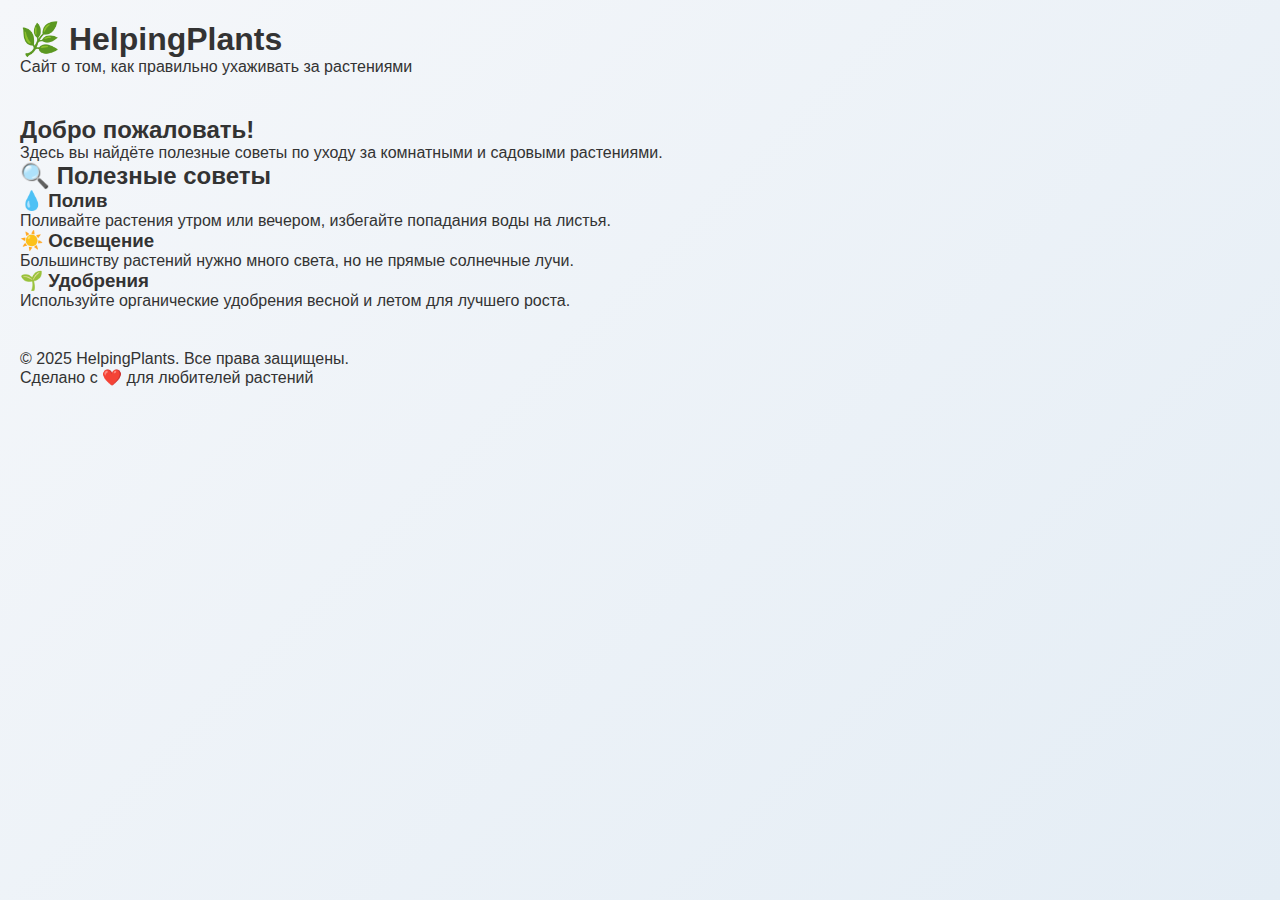
<file: !DOCTYPE.html>
<!DOCTYPE html>
<html lang="ru">
<head>
    <meta charset="UTF-8">
    <meta name="viewport" content="width=device-width, initial-scale=1.0">
    <title>HelpingPlants - Помощь растениям</title>
    <link rel="stylesheet" href="style.css">
</head>
<body>
    <header>
        <div class="container">
            <h1>🌿 HelpingPlants</h1>
            <p>Сайт о том, как правильно ухаживать за растениями</p>
        </div>
    </header>

    <main class="container">
        <section class="intro">
            <h2>Добро пожаловать!</h2>
            <p>Здесь вы найдёте полезные советы по уходу за комнатными и садовыми растениями.</p>
        </section>

        <section class="tips">
            <h2>🔍 Полезные советы</h2>
            <div class="tip">
                <h3>💧 Полив</h3>
                <p>Поливайте растения утром или вечером, избегайте попадания воды на листья.</p>
            </div>
            <div class="tip">
                <h3>☀️ Освещение</h3>
                <p>Большинству растений нужно много света, но не прямые солнечные лучи.</p>
            </div>
            <div class="tip">
                <h3>🌱 Удобрения</h3>
                <p>Используйте органические удобрения весной и летом для лучшего роста.</p>
            </div>
        </section>


    </main>

    <footer>
        <div class="container">
            <p>© 2025 HelpingPlants. Все права защищены.</p>
            <p>Сделано с ❤️ для любителей растений</p>
        </div>
    </footer>
</body>
</html>
</file>
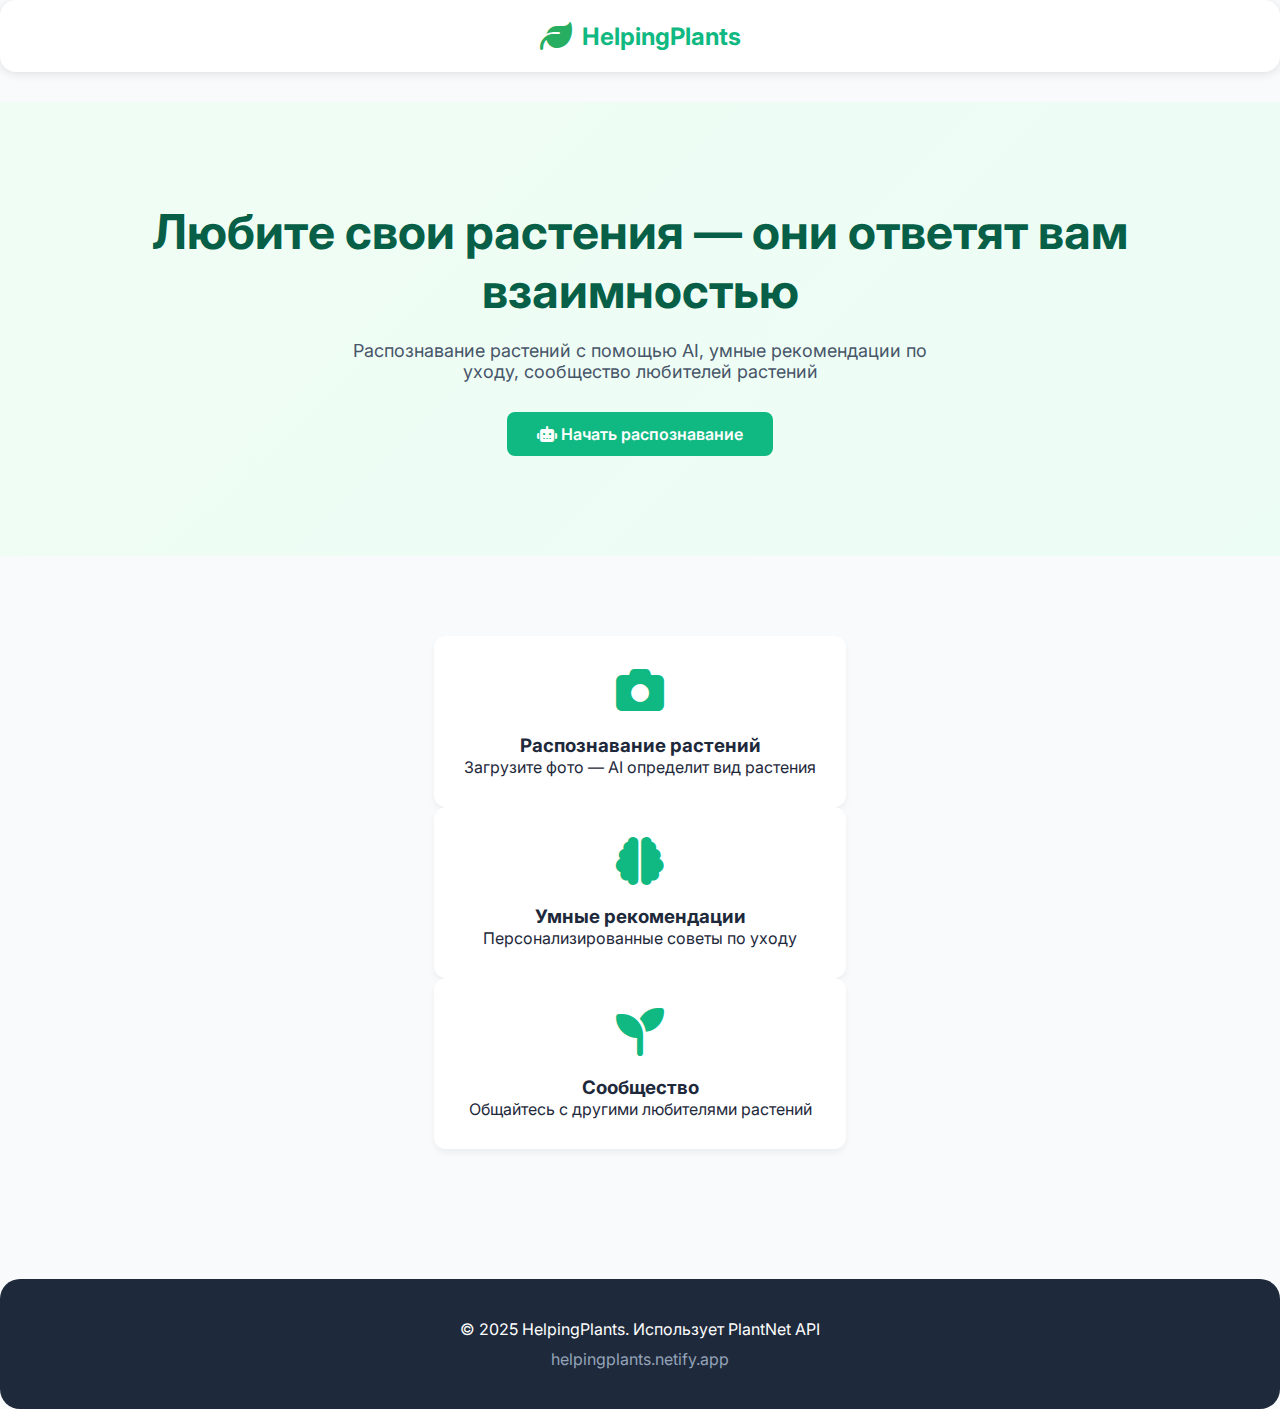
<file: iindex.html>
<!DOCTYPE html>
<html lang="ru">
<head>
    <meta charset="UTF-8">
    <meta name="viewport" content="width=device-width, initial-scale=1.0">
    <title>HelpingPlants - Распознавание растений</title>
    <link rel="stylesheet" href="style.css">
    <link rel="stylesheet" href="https://cdnjs.cloudflare.com/ajax/libs/font-awesome/6.4.0/css/all.min.css">
    <link href="https://fonts.googleapis.com/css2?family=Inter:wght@400;500;600;700&display=swap" rel="stylesheet">
    <style>
        * { margin: 0; padding: 0; box-sizing: border-box; }
        body { font-family: 'Inter', sans-serif; background: #f8fafc; color: #1e293b; }
        .container { max-width: 1200px; margin: 0 auto; padding: 0 20px; }
        
        /* Header */
        .header { background: white; padding: 20px 0; box-shadow: 0 2px 10px rgba(0,0,0,0.1); }
        .nav { display: flex; justify-content: space-between; align-items: center; }
        .logo { display: flex; align-items: center; gap: 10px; font-size: 24px; font-weight: 700; color: #10b981; }
        
        /* Hero */
        .hero { padding: 100px 0; text-align: center; background: linear-gradient(135deg, #f0fdf4 0%, #ecfdf5 100%); }
        .hero h1 { font-size: 48px; margin-bottom: 20px; color: #065f46; }
        .hero p { font-size: 18px; color: #475569; max-width: 600px; margin: 0 auto 30px; }
        .btn { display: inline-block; padding: 12px 30px; background: #10b981; color: white; border-radius: 8px; text-decoration: none; font-weight: 600; }
        
        /* Features */
        .features { padding: 80px 0; display: grid; grid-template-columns: repeat(auto-fit, minmax(250px, 1fr)); gap: 30px; }
        .feature-card { background: white; padding: 30px; border-radius: 12px; box-shadow: 0 4px 6px rgba(0,0,0,0.05); text-align: center; }
        
        /* Footer */
        .footer { background: #1e293b; color: white; padding: 40px 0; text-align: center; }
    </style>
</head>
<body>
    <header class="header">
        <div class="container">
            <nav class="nav">
                <div class="logo">
                    <i class="fas fa-leaf"></i>
                    <span>HelpingPlants</span>
                </div>
            </nav>
        </div>
    </header>

    <section class="hero">
        <div class="container">
            <h1>Любите свои растения — они ответят вам взаимностью</h1>
            <p>Распознавание растений с помощью AI, умные рекомендации по уходу, сообщество любителей растений</p>
            <a href="#scanner" class="btn">
                <i class="fas fa-robot"></i> Начать распознавание
            </a>
        </div>
    </section>

    <section class="features">
        <div class="container">
            <div class="feature-card">
                <i class="fas fa-camera fa-3x" style="color: #10b981; margin-bottom: 20px;"></i>
                <h3>Распознавание растений</h3>
                <p>Загрузите фото — AI определит вид растения</p>
            </div>
            <div class="feature-card">
                <i class="fas fa-brain fa-3x" style="color: #10b981; margin-bottom: 20px;"></i>
                <h3>Умные рекомендации</h3>
                <p>Персонализированные советы по уходу</p>
            </div>
            <div class="feature-card">
                <i class="fas fa-seedling fa-3x" style="color: #10b981; margin-bottom: 20px;"></i>
                <h3>Сообщество</h3>
                <p>Общайтесь с другими любителями растений</p>
            </div>
        </div>
    </section>

    <footer class="footer">
        <div class="container">
            <p>© 2025 HelpingPlants. Использует PlantNet API</p>
            <p style="margin-top: 10px; color: #94a3b8;">helpingplants.netify.app</p>
        </div>
    </footer>
</body>
</html>
</file>
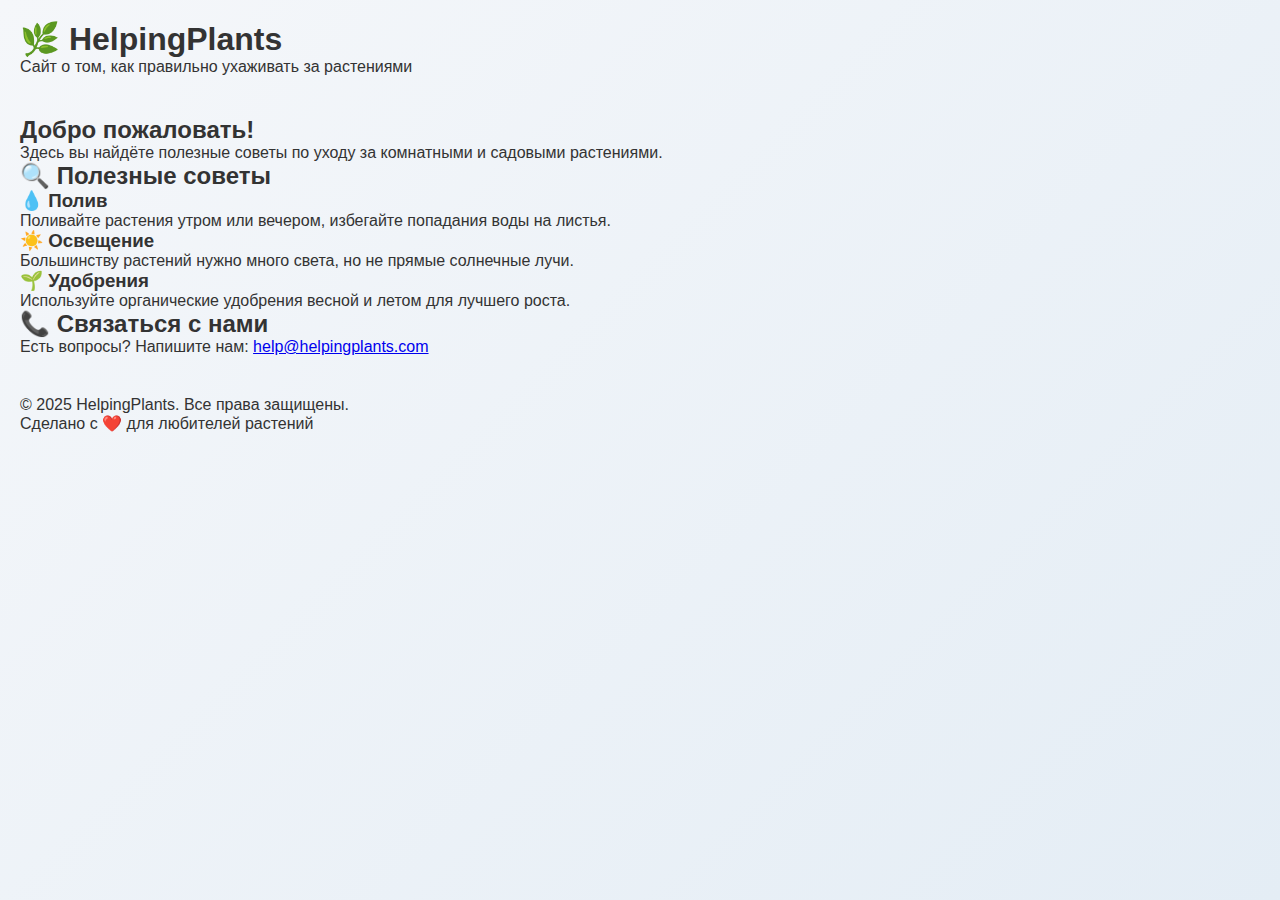
<file: ingex.html>
<!DOCTYPE html>
<html lang="ru">
<head>
    <meta charset="UTF-8">
    <meta name="viewport" content="width=device-width, initial-scale=1.0">
    <title>HelpingPlants - Помощь растениям</title>
    <link rel="stylesheet" href="style.css">
</head>
<body>
    <header>
        <div class="container">
            <h1>🌿 HelpingPlants</h1>
            <p>Сайт о том, как правильно ухаживать за растениями</p>
        </div>
    </header>

    <main class="container">
        <section class="intro">
            <h2>Добро пожаловать!</h2>
            <p>Здесь вы найдёте полезные советы по уходу за комнатными и садовыми растениями.</p>
        </section>

        <section class="tips">
            <h2>🔍 Полезные советы</h2>
            <div class="tip">
                <h3>💧 Полив</h3>
                <p>Поливайте растения утром или вечером, избегайте попадания воды на листья.</p>
            </div>
            <div class="tip">
                <h3>☀️ Освещение</h3>
                <p>Большинству растений нужно много света, но не прямые солнечные лучи.</p>
            </div>
            <div class="tip">
                <h3>🌱 Удобрения</h3>
                <p>Используйте органические удобрения весной и летом для лучшего роста.</p>
            </div>
        </section>

        <section class="contact">
            <h2>📞 Связаться с нами</h2>
            <p>Есть вопросы? Напишите нам: <a href="mailto:help@helpingplants.com">help@helpingplants.com</a></p>
        </section>
    </main>

    <footer>
        <div class="container">
            <p>© 2025 HelpingPlants. Все права защищены.</p>
            <p>Сделано с ❤️ для любителей растений</p>
        </div>
    </footer>
</body>
</html>
</file>
<file: style.css>
/* Основные стили */
* {
    margin: 0;
    padding: 0;
    box-sizing: border-box;
}

body {
    font-family: 'Inter', sans-serif;
    background: linear-gradient(135deg, #f5f7fa 0%, #e4edf5 100%);
    color: #333;
    min-height: 100vh;
}

.container {
    max-width: 1400px;
    margin: 0 auto;
    padding: 20px;
}

/* Шапка */
.header {
    display: flex;
    justify-content: space-between;
    align-items: center;
    padding: 15px 30px;
    background: white;
    border-radius: 16px;
    box-shadow: 0 4px 20px rgba(0, 0, 0, 0.08);
    margin-bottom: 30px;
}

.logo {
    display: flex;
    align-items: center;
    gap: 12px;
    font-size: 1.8rem;
    font-weight: 700;
    color: #2c3e50;
}

.logo i {
    color: #27ae60;
    font-size: 2rem;
}

.ai-text {
    color: #3498db;
    background: linear-gradient(45deg, #3498db, #2ecc71);
    -webkit-background-clip: text;
    -webkit-text-fill-color: transparent;
    font-weight: 800;
}

.nav {
    display: flex;
    gap: 30px;
}

.nav-link {
    display: flex;
    align-items: center;
    gap: 8px;
    text-decoration: none;
    color: #7f8c8d;
    font-weight: 500;
    padding: 8px 16px;
    border-radius: 8px;
    transition: all 0.3s;
}

.nav-link:hover, .nav-link.active {
    color: #27ae60;
    background: rgba(39, 174, 96, 0.1);
}

.user-menu {
    display: flex;
    align-items: center;
    gap: 15px;
}

.btn-notification {
    position: relative;
    background: none;
    border: none;
    font-size: 1.2rem;
    color: #7f8c8d;
    cursor: pointer;
    padding: 8px;
    border-radius: 50%;
    transition: all 0.3s;
}

.btn-notification:hover {
    background: rgba(52, 152, 219, 0.1);
    color: #3498db;
}

.notification-badge {
    position: absolute;
    top: -5px;
    right: -5px;
    background: #e74c3c;
    color: white;
    font-size: 0.7rem;
    padding: 2px 6px;
    border-radius: 10px;
    min-width: 18px;
    text-align: center;
}

.user-avatar {
    width: 40px;
    height: 40px;
    border-radius: 50%;
    background: linear-gradient(135deg, #3498db, #2ecc71);
    color: white;
    display: flex;
    align-items: center;
    justify-content: center;
    font-weight: 600;
    font-size: 1rem;
    cursor: pointer;
}

.btn-login, .btn-logout {
    padding: 8px 20px;
    border: none;
    border-radius: 8px;
    font-weight: 600;
    cursor: pointer;
    transition: all 0.3s;
}

.btn-login {
    background: #27ae60;
    color: white;
}

.btn-logout {
    background: #e74c3c;
    color: white;
}

.btn-login:hover {
    background: #219653;
    transform: translateY(-2px);
}

.btn-logout:hover {
    background: #c0392b;
    transform: translateY(-2px);
}

/* Основной контент */
.main-content {
    margin-bottom: 40px;
}

.welcome-section {
    text-align: center;
    margin-bottom: 40px;
    padding: 40px;
    background: white;
    border-radius: 20px;
    box-shadow: 0 8px 30px rgba(0, 0, 0, 0.1);
}

.welcome-section h1 {
    font-size: 2.5rem;
    color: #2c3e50;
    margin-bottom: 15px;
}

.welcome-section i {
    color: #27ae60;
    margin-right: 15px;
}

.subtitle {
    font-size: 1.2rem;
    color: #7f8c8d;
    max-width: 600px;
    margin: 0 auto;
}

.user-welcome {
    margin-top: 20px;
    padding: 15px;
    background: rgba(52, 152, 219, 0.1);
    border-radius: 10px;
    display: inline-block;
}

/* Карточки */
.dashboard-grid {
    display: grid;
    grid-template-columns: 1fr 1fr;
    gap: 30px;
}

@media (max-width: 1200px) {
    .dashboard-grid {
        grid-template-columns: 1fr;
    }
}

.card {
    background: white;
    border-radius: 20px;
    padding: 30px;
    box-shadow: 0 8px 30px rgba(0, 0, 0, 0.1);
    margin-bottom: 30px;
}

.card-header {
    margin-bottom: 25px;
}

.card-header h2 {
    font-size: 1.5rem;
    color: #2c3e50;
    display: flex;
    align-items: center;
    gap: 10px;
}

.card-subtitle {
    color: #7f8c8d;
    font-size: 0.9rem;
    margin-top: 5px;
}

/* Загрузка изображений */
.upload-area {
    border: 3px dashed #ddd;
    border-radius: 15px;
    padding: 50px 20px;
    text-align: center;
    cursor: pointer;
    transition: all 0.3s;
    margin-bottom: 20px;
}

.upload-area:hover {
    border-color: #27ae60;
    background: rgba(39, 174, 96, 0.05);
}

.upload-icon {
    font-size: 3rem;
    color: #7f8c8d;
    margin-bottom: 15px;
}

.upload-text {
    color: #7f8c8d;
    margin-bottom: 20px;
    font-size: 1.1rem;
}

.btn-select-file {
    background: #3498db;
    color: white;
    border: none;
    padding: 12px 30px;
    border-radius: 8px;
    font-weight: 600;
    cursor: pointer;
    transition: all 0.3s;
    display: inline-flex;
    align-items: center;
    gap: 10px;
}

.btn-select-file:hover {
    background: #2980b9;
    transform: translateY(-2px);
}

.file-info {
    color: #95a5a6;
    font-size: 0.9rem;
    margin-top: 15px;
}

/* Предпросмотр изображения */
.image-preview {
    margin-bottom: 20px;
    text-align: center;
}

#previewImage {
    max-width: 100%;
    max-height: 300px;
    border-radius: 10px;
    box-shadow: 0 4px 15px rgba(0, 0, 0, 0.1);
}

.btn-remove-preview {
    margin-top: 15px;
    background: #e74c3c;
    color: white;
    border: none;
    padding: 8px 20px;
    border-radius: 8px;
    cursor: pointer;
    transition: all 0.3s;
}

.btn-remove-preview:hover {
    background: #c0392b;
}

/* Прогресс загрузки */
.upload-progress {
    margin-bottom: 20px;
}

.progress-header {
    display: flex;
    justify-content: space-between;
    margin-bottom: 10px;
}

.progress-bar {
    height: 10px;
    background: #ecf0f1;
    border-radius: 5px;
    overflow: hidden;
}

.progress-fill {
    height: 100%;
    background: linear-gradient(90deg, #27ae60, #2ecc71);
    border-radius: 5px;
    width: 0%;
    transition: width 0.3s;
}

.progress-status {
    display: flex;
    align-items: center;
    gap: 10px;
    margin-top: 10px;
    color: #7f8c8d;
}

/* Результат распознавания */
.result-card {
    background: linear-gradient(135deg, #f8fff9 0%, #e8f5e9 100%);
    border-radius: 15px;
    padding: 25px;
    border: 2px solid #27ae60;
}

.plant-header {
    display: flex;
    align-items: center;
    gap: 20px;
    margin-bottom: 20px;
}

.plant-icon {
    font-size: 2.5rem;
    color: #27ae60;
}

.plant-header h3 {
    font-size: 1.4rem;
    color: #2c3e50;
}

.confidence {
    color: #27ae60;
    font-weight: 600;
    font-size: 0.9rem;
    margin-top: 5px;
}

.plant-care-tips {
    background: white;
    padding: 20px;
    border-radius: 10px;
    margin-bottom: 20px;
}

.plant-care-tips h4 {
    color: #2c3e50;
    margin-bottom: 10px;
    display: flex;
    align-items: center;
    gap: 10px;
}

.care-details {
    display: grid;
    grid-template-columns: repeat(auto-fit, minmax(150px, 1fr));
    gap: 15px;
    margin-bottom: 20px;
}

.care-item {
    display: flex;
    align-items: center;
    gap: 10px;
    padding: 15px;
    background: white;
    border-radius: 8px;
    border-left: 4px solid #27ae60;
}

.care-item i {
    color: #27ae60;
}

.plant-extra-info {
    display: flex;
    gap: 20px;
    flex-wrap: wrap;
    margin-bottom: 20px;
}

.info-item {
    display: flex;
    align-items: center;
    gap: 8px;
    color: #7f8c8d;
}

.btn-save-result {
    width: 100%;
    background: #3498db;
    color: white;
    border: none;
    padding: 15px;
    border-radius: 8px;
    font-weight: 600;
    cursor: pointer;
    transition: all 0.3s;
    display: flex;
    align-items: center;
    justify-content: center;
    gap: 10px;
}

.btn-save-result:hover {
    background: #2980b9;
    transform: translateY(-2px);
}

/* Влажность почвы */
.humidity-display {
    margin-bottom: 30px;
}

.humidity-scale {
    position: relative;
    height: 40px;
    background: linear-gradient(90deg, #e74c3c, #f39c12, #27ae60, #3498db);
    border-radius: 20px;
    margin: 20px 0;
    overflow: hidden;
}

.scale-mark {
    position: absolute;
    top: -25px;
    font-size: 0.8rem;
    color: #7f8c8d;
}

.scale-mark.dry { left: 10px; }
.scale-mark.ideal { left: 50%; transform: translateX(-50%); }
.scale-mark.wet { right: 10px; }

.humidity-indicator {
    position: absolute;
    top: 0;
    left: 47%;
    transform: translateX(-50%);
    background: white;
    width: 50px;
    height: 50px;
    border-radius: 50%;
    display: flex;
    align-items: center;
    justify-content: center;
    box-shadow: 0 4px 15px rgba(0, 0, 0, 0.2);
    border: 3px solid #27ae60;
}

.humidity-value {
    font-weight: 700;
    color: #2c3e50;
}

.humidity-info {
    display: flex;
    justify-content: space-between;
    align-items: center;
    margin-top: 20px;
}

.current-level .level-title {
    color: #7f8c8d;
    font-size: 0.9rem;
}

.level-value {
    font-size: 2rem;
    font-weight: 700;
    color: #2c3e50;
}

.status-indicator {
    display: flex;
    align-items: center;
    gap: 10px;
}

.status-dot {
    width: 12px;
    height: 12px;
    border-radius: 50%;
}

.status-dot.ideal-dot {
    background: #27ae60;
}

/* Панель управления */
.control-panel {
    margin-bottom: 25px;
}

.control-panel h3 {
    margin-bottom: 20px;
    color: #2c3e50;
    display: flex;
    align-items: center;
    gap: 10px;
}

.control-item {
    display: flex;
    justify-content: space-between;
    align-items: center;
    padding: 15px 0;
    border-bottom: 1px solid #eee;
}

.control-label span:first-child {
    color: #2c3e50;
    font-weight: 500;
}

.control-status {
    color: #7f8c8d;
    font-size: 0.9rem;
}

.control-status.active {
    color: #27ae60;
    font-weight: 600;
}

.control-slider {
    flex: 1;
    max-width: 200px;
    height: 8px;
    background: #ecf0f1;
    border-radius: 4px;
    margin: 0 20px;
    overflow: hidden;
}

.slider-fill {
    height: 100%;
    background: linear-gradient(90deg, #f39c12, #27ae60);
    border-radius: 4px;
}

/* Переключатели */
.switch {
    position: relative;
    display: inline-block;
    width: 60px;
    height: 34px;
}

.switch input {
    opacity: 0;
    width: 0;
    height: 0;
}

.slider {
    position: absolute;
    cursor: pointer;
    top: 0;
    left: 0;
    right: 0;
    bottom: 0;
    background-color: #ccc;
    transition: .4s;
}

.slider:before {
    position: absolute;
    content: "";
    height: 26px;
    width: 26px;
    left: 4px;
    bottom: 4px;
    background-color: white;
    transition: .4s;
}

input:checked + .slider {
    background-color: #27ae60;
}

input:checked + .slider:before {
    transform: translateX(26px);
}

.slider.round {
    border-radius: 34px;
}

.slider.round:before {
    border-radius: 50%;
}

.btn-refresh {
    width: 100%;
    background: #95a5a6;
    color: white;
    border: none;
    padding: 15px;
    border-radius: 8px;
    font-weight: 600;
    cursor: pointer;
    transition: all 0.3s;
    display: flex;
    align-items: center;
    justify-content: center;
    gap: 10px;
}

.btn-refresh:hover {
    background: #7f8c8d;
    transform: translateY(-2px);
}

/* Датчики */
.sensors-grid {
    display: grid;
    grid-template-columns: repeat(2, 1fr);
    gap: 20px;
    margin-bottom: 30px;
}

@media (max-width: 768px) {
    .sensors-grid {
        grid-template-columns: 1fr;
    }
}

.sensor-item {
    display: flex;
    align-items: center;
    gap: 15px;
    padding: 20px;
    background: #f8f9fa;
    border-radius: 12px;
    border: 1px solid #e9ecef;
}

.sensor-icon {
    font-size: 1.5rem;
    color: #3498db;
    background: rgba(52, 152, 219, 0.1);
    width: 50px;
    height: 50px;
    border-radius: 50%;
    display: flex;
    align-items: center;
    justify-content: center;
}

.sensor-info {
    flex: 1;
}

.sensor-name {
    color: #7f8c8d;
    font-size: 0.9rem;
    margin-bottom: 5px;
}

.sensor-value {
    font-size: 1.3rem;
    font-weight: 700;
    color: #2c3e50;
}

.unit {
    font-size: 0.9rem;
    color: #7f8c8d;
    font-weight: normal;
}

.sensor-status {
    display: flex;
    align-items: center;
    gap: 5px;
    padding: 6px 12px;
    border-radius: 20px;
    font-size: 0.8rem;
    font-weight: 600;
}

.sensor-status.excellent {
    background: rgba(39, 174, 96, 0.1);
    color: #27ae60;
}

.sensor-status.ideal {
    background: rgba(52, 152, 219, 0.1);
    color: #3498db;
}

.sensor-status.normal {
    background: rgba(241, 196, 15, 0.1);
    color: #f39c12;
}

.sensor-status.good {
    background: rgba(155, 89, 182, 0.1);
    color: #9b59b6;
}

/* График */
.history-chart {
    height: 200px;
    margin-top: 20px;
}

/* Рекомендации */
.recommendation-list {
    margin-bottom: 20px;
}

.recommendation-item {
    display: flex;
    gap: 15px;
    padding: 20px;
    background: #f8f9fa;
    border-radius: 12px;
    margin-bottom: 15px;
    border-left: 4px solid #3498db;
}

.recommendation-item.urgent {
    border-left-color: #e74c3c;
}

.recommendation-item.warning {
    border-left-color: #f39c12;
}

.recommendation-item.info {
    border-left-color: #3498db;
}

.rec-icon {
    font-size: 1.2rem;
    color: #3498db;
}

.rec-icon.urgent {
    color: #e74c3c;
}

.rec-icon.warning {
    color: #f39c12;
}

.rec-icon.info {
    color: #3498db;
}

.rec-content {
    flex: 1;
}

.rec-content h4 {
    color: #2c3e50;
    margin-bottom: 8px;
}

.rec-time {
    color: #7f8c8d;
    font-size: 0.9rem;
    margin-top: 8px;
    display: flex;
    align-items: center;
    gap: 5px;
}

.btn-view-all {
    width: 100%;
    background: none;
    border: 2px solid #3498db;
    color: #3498db;
    padding: 12px;
    border-radius: 8px;
    font-weight: 600;
    cursor: pointer;
    transition: all 0.3s;
    display: flex;
    align-items: center;
    justify-content: center;
    gap: 10px;
}

.btn-view-all:hover {
    background: #3498db;
    color: white;
}

/* Подвал */
.footer {
    margin-top: 50px;
    padding: 30px;
    background: #2c3e50;
    color: white;
    border-radius: 20px;
}

.footer-content {
    display: flex;
    justify-content: space-between;
    align-items: center;
    flex-wrap: wrap;
    gap: 20px;
}

.footer-logo {
    display: flex;
    align-items: center;
    gap: 10px;
    font-size: 1.5rem;
    font-weight: 700;
}

.footer-logo i {
    color: #27ae60;
}

.footer-info {
    text-align: center;
}

.footer-info p {
    margin-bottom: 5px;
}

.copyright {
    color: #95a5a6;
}

.footer-links {
    display: flex;
    gap: 20px;
}

.footer-links a {
    color: white;
    text-decoration: none;
    display: flex;
    align-items: center;
    gap: 8px;
    transition: color 0.3s;
}

.footer-links a:hover {
    color: #27ae60;
}

/* AI Статус */
.ai-status {
    position: fixed;
    bottom: 20px;
    right: 20px;
    background: white;
    border-radius: 12px;
    padding: 15px;
    box-shadow: 0 8px 25px rgba(0, 0, 0, 0.15);
    z-index: 100;
    border-left: 4px solid #27ae60;
}

.ai-status-content {
    display: flex;
    align-items: center;
    gap: 15px;
}

.ai-status-icon {
    font-size: 1.8rem;
}

.ai-status-title {
    font-weight: 700;
    color: #2c3e50;
    font-size: 0.9rem;
}

.ai-status-subtitle {
    color: #7f8c8d;
    font-size: 0.8rem;
}

/* Модальные окна */
.modal {
    position: fixed;
    top: 0;
    left: 0;
    width: 100%;
    height: 100%;
    background: rgba(0, 0, 0, 0.7);
    display: none;
    align-items: center;
    justify-content: center;
    z-index: 1000;
}

.modal.active {
    display: flex;
}

.modal-content {
    background: white;
    border-radius: 12px;
    padding: 0;
    width: 90%;
    max-width: 500px;
    max-height: 80vh;
    overflow: hidden;
    box-shadow: 0 20px 60px rgba(0, 0, 0, 0.3);
}

.modal-content.wide {
    max-width: 800px;
}

.modal-header {
    padding: 20px 30px;
    border-bottom: 1px solid #eee;
    display: flex;
    justify-content: space-between;
    align-items: center;
}

.modal-header h2 {
    margin: 0;
    font-size: 1.5rem;
    color: #2c3e50;
}

.modal-close {
    background: none;
    border: none;
    font-size: 28px;
    color: #7f8c8d;
    cursor: pointer;
    padding: 0;
    width: 30px;
    height: 30px;
    display: flex;
    align-items: center;
    justify-content: center;
}

.modal-body {
    padding: 30px;
    overflow-y: auto;
}

/* Табы авторизации */
.auth-tabs {
    display: flex;
    margin-bottom: 30px;
    border-bottom: 2px solid #eee;
}

.auth-tab {
    padding: 12px 24px;
    background: none;
    border: none;
    font-size: 1rem;
    color: #7f8c8d;
    cursor: pointer;
    position: relative;
    transition: all 0.3s;
}

.auth-tab.active {
    color: #27ae60;
    font-weight: 600;
}

.auth-tab.active::after {
    content: '';
    position: absolute;
    bottom: -2px;
    left: 0;
    width: 100%;
    height: 3px;
    background: #27ae60;
    border-radius: 3px 3px 0 0;
}

/* Формы */
.auth-form {
    display: none;
}

.auth-form.active {
    display: block;
}

.form-group {
    margin-bottom: 20px;
}

.form-group label {
    display: block;
    margin-bottom: 8px;
    font-weight: 500;
    color: #2c3e50;
}

.form-group input {
    width: 100%;
    padding: 12px 15px;
    border: 2px solid #e0e0e0;
    border-radius: 8px;
    font-size: 1rem;
    transition: all 0.3s;
}

.form-group input:focus {
    border-color: #27ae60;
    outline: none;
}

.btn-auth {
    width: 100%;
    background: #27ae60;
    color: white;
    border: none;
    padding: 15px;
    border-radius: 8px;
    font-size: 1rem;
    font-weight: 600;
    cursor: pointer;
    transition: all 0.3s;
    display: flex;
    align-items: center;
    justify-content: center;
    gap: 10px;
}

.btn-auth:hover {
    background: #219653;
    transform: translateY(-2px);
}

/* История */
.history-list {
    max-height: 400px;
    overflow-y: auto;
}

.empty-history {
    text-align: center;
    padding: 50px 20px;
    color: #95a5a6;
}

.empty-history i {
    font-size: 3rem;
    margin-bottom: 20px;
    color: #ddd;
}

.history-item {
    background: #f8f9fa;
    border-radius: 10px;
    padding: 20px;
    margin-bottom: 15px;
    border-left: 4px solid #27ae60;
}

.history-item-header {
    display: flex;
    justify-content: space-between;
    align-items: flex-start;
    margin-bottom: 10px;
}

.history-plant-name {
    font-weight: 700;
    color: #2c3e50;
    font-size: 1.1rem;
}

.history-date {
    color: #7f8c8d;
    font-size: 0.9rem;
}

.history-care-tips {
    color: #7f8c8d;
    margin-bottom: 15px;
}

.history-care-details {
    display: flex;
    gap: 15px;
    flex-wrap: wrap;
}

.history-care-item {
    display: flex;
    align-items: center;
    gap: 5px;
    color: #7f8c8d;
    font-size: 0.9rem;
}

/* Утилиты */
.hidden {
    display: none !important;
}
/* Уведомления */
.notification-container {
    position: fixed;
    top: 20px;
    right: 20px;
    z-index: 9999;
}

/* Кнопки авторизации */
.btn-login {
    background: #10b981;
    color: white;
    border: none;
    padding: 8px 20px;
    border-radius: 8px;
    cursor: pointer;
    font-weight: 500;
    transition: all 0.3s;
}

.btn-login:hover {
    background: #059669;
    transform: translateY(-2px);
    box-shadow: 0 4px 12px rgba(16, 185, 129, 0.3);
}

.btn-logout {
    background: #ef4444;
    color: white;
    border: none;
    padding: 8px 20px;
    border-radius: 8px;
    cursor: pointer;
    font-weight: 500;
    transition: all 0.3s;
    display: none;
}

.btn-logout:hover {
    background: #dc2626;
}

.user-avatar {
    width: 40px;
    height: 40px;
    border-radius: 50%;
    background: #10b981;
    color: white;
    display: none;
    align-items: center;
    justify-content: center;
    cursor: pointer;
}

.user-welcome {
    margin: 15px 0;
    padding: 15px;
    background: #f0fdf4;
    border-radius: 10px;
    color: #065f46;
    display: none;
}
/* Анимация для появления результата */
@keyframes fadeIn {
    from {
        opacity: 0;
        transform: translateY(20px);
    }
    to {
        opacity: 1;
        transform: translateY(0);
    }
}

/* Стили для прогресс-бара */
.upload-progress {
    background: white;
    border-radius: 12px;
    padding: 20px;
    margin-top: 20px;
    box-shadow: 0 4px 6px rgba(0,0,0,0.05);
}

.progress-header {
    display: flex;
    justify-content: space-between;
    margin-bottom: 10px;
    color: #4b5563;
}

.progress-bar {
    height: 8px;
    background: #e5e7eb;
    border-radius: 4px;
    overflow: hidden;
}

.progress-fill {
    height: 100%;
    width: 0;
    transition: width 0.3s ease;
}

.progress-status {
    margin-top: 15px;
    color: #6b7280;
    font-size: 14px;
    display: flex;
    align-items: center;
    gap: 8px;
}

.progress-status i {
    color: #10b981;
}
</file>
